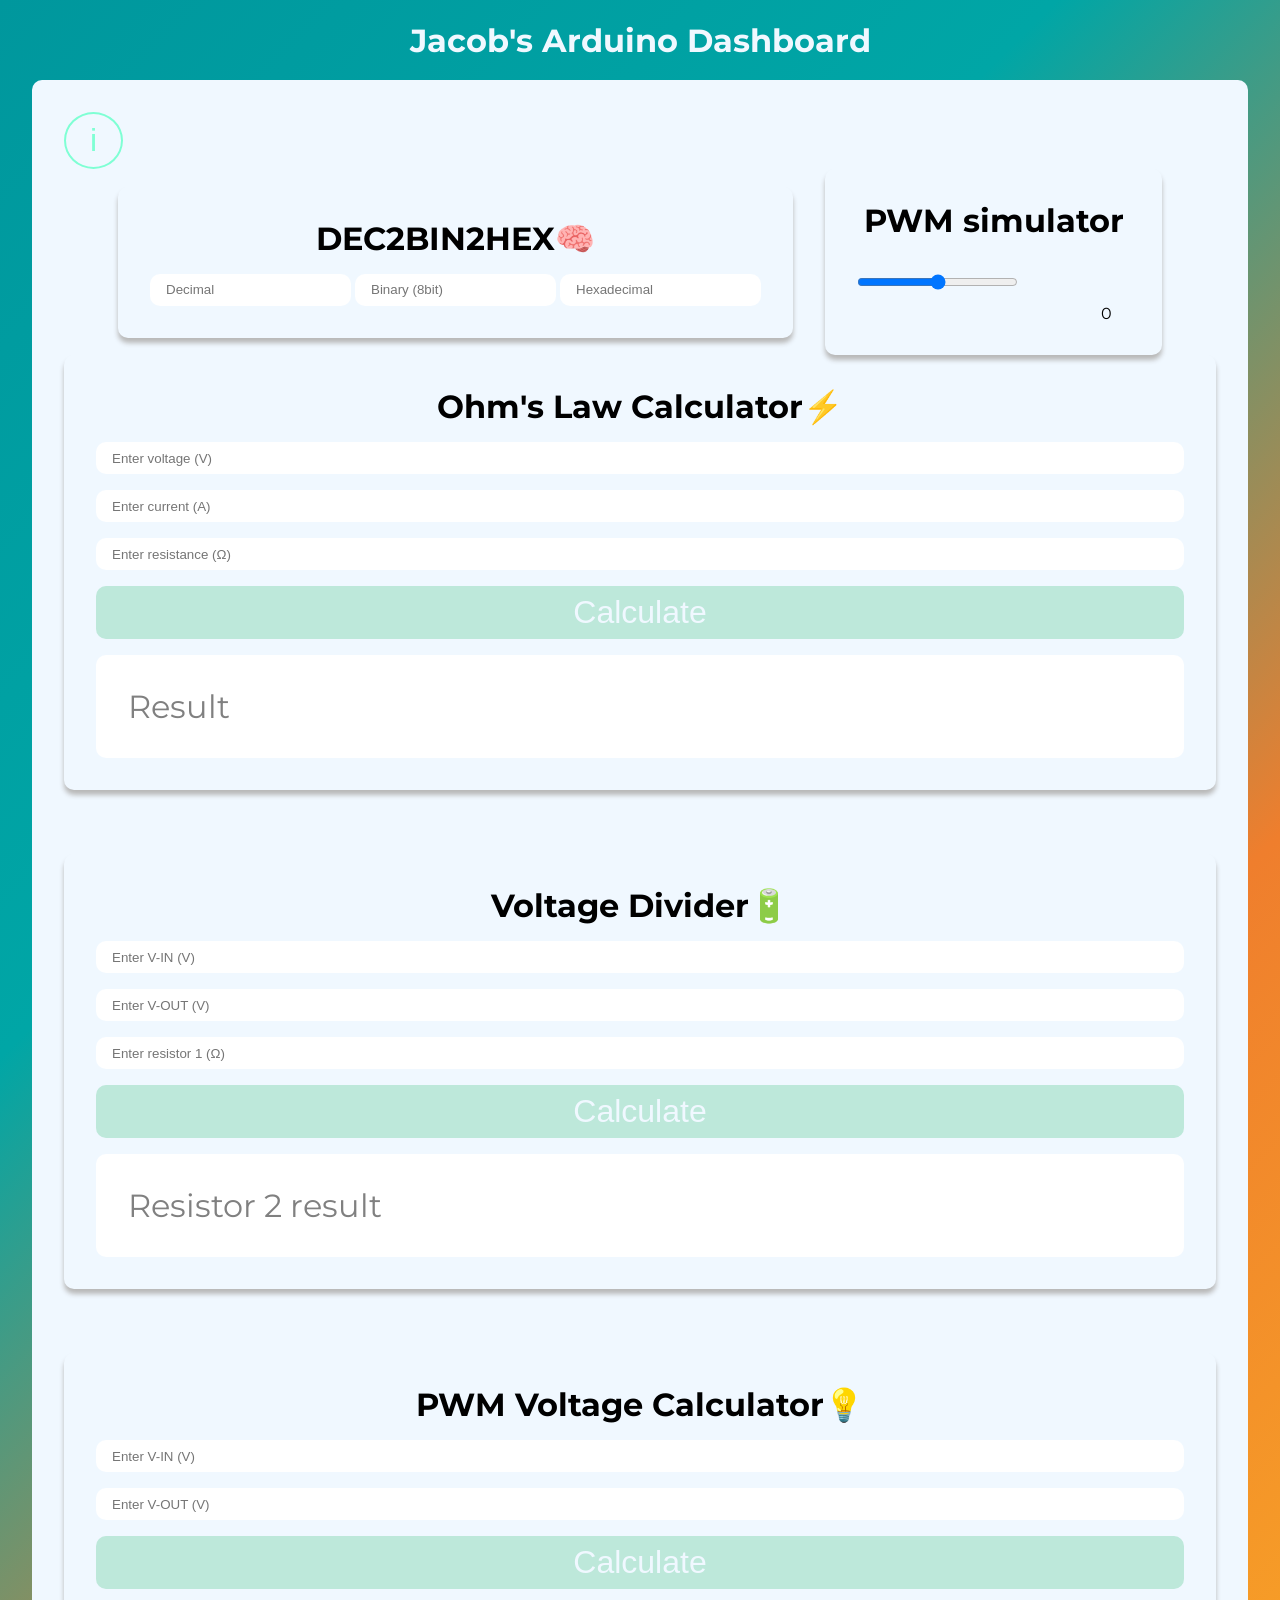
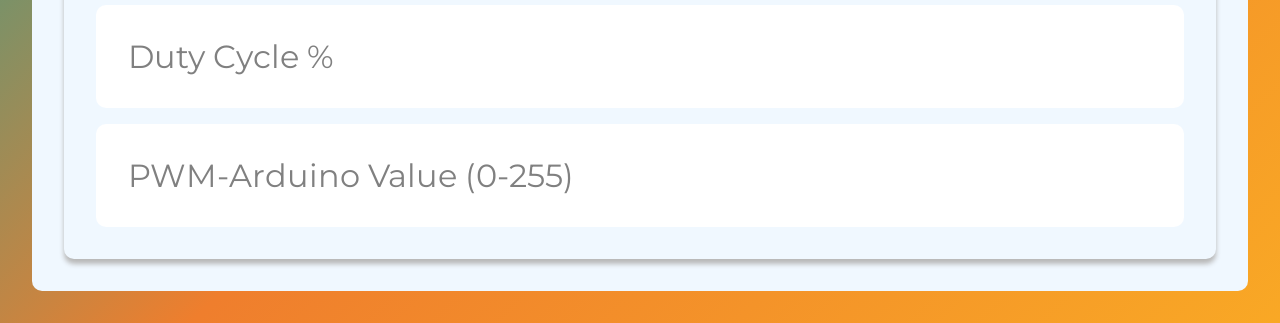
<file: index.html>
<!DOCTYPE html>
<html lang="en">

<head>
    <meta charset="UTF-8">
    <meta name="viewport" content="width=device-width, initial-scale=1.0">
    <title>Arduino Dashboard</title>
    <link rel="stylesheet" href="css/index.css">
</head>

<body>
    <div class="header">
        <script>
            fetch("Header.html")
                .then(response => response.text())
                .then(data => {
                    document.querySelector(".header").innerHTML = data;
                })
                .catch(error => console.error("Error loading header:", error));
        </script>
    </div>
    <div class="main-container">
        <button id="infoBtn" >i</button>
        <script>
            const info = document.getElementById("infoBtn");
            info.addEventListener("click",function() {
                alert("Press on the Menu Item titles to clear the inputs.");
            });
        </script>
        <div class="group-row" id="mini-cards">
            <div class="card" id="binhexdec-div">
                <h1>DEC2BIN2HEX🧠</h1>
                <div class="space"></div>
                <input type="text" id="decimal-in" class="input-field" placeholder="Decimal">
                <input type="text" id="bin-in" class="input-field" placeholder="Binary (8bit)">
                <input type="text" id="hex-in" class="input-field" placeholder="Hexadecimal">
            </div>
            <div class="card" id="pwmSim-div">
                <h1>PWM simulator</h1>
                <div class="group-row">
                    <input type="range" min="0" max="255" id="ledSlider" class="input-field">
                    <div class="break"></div>
                    <div class="group-col">
                        <div class="bright-show"></div>
                        <div id="arduino-val">0</div>
                    </div>
                </div>
                <script>
                    const res = document.getElementById("arduino-val");
                    const slider = document.getElementById("ledSlider");
                    slider.addEventListener("input",function () {
                        var num = Number(slider.value);
                        res.textContent = num;
                    });
                </script>
            </div>
        </div>
        <div class="ohms-container card">
            <div class="group-col">
                <a id="resetVector" href="#"><h1>Ohm's Law Calculator⚡</h1></a>
                <input class="input-field" id="voltage" type="number" placeholder="Enter voltage (V)">
                <input class="input-field" id="current" type="number" placeholder="Enter current (A)">
                <input class="input-field" id="resistance" type="number" placeholder="Enter resistance (Ω)">
                <button id="ohms-calc-btn" >Calculate</button>
                <label id="ohms-result" class="resultLabel" for="">Result</label>
            </div>
        </div>
        <div class="break"></div>
        <div class="card">
            <div class="group-col">
                <a id="voltageReset" href="#voltageReset"><h1>Voltage Divider🔋</h1></a>
                <input required class="input-field" id="vd-in" type="number" placeholder="Enter V-IN (V)">
                <input required class="input-field" id="vd-out" type="number" placeholder="Enter V-OUT (V)">
                <input required class="input-field" id="vd-resistance" type="number" placeholder="Enter resistor 1 (Ω)">
                <button id="vd-calc">Calculate</button>
                <label id="resistorLabel" class="resultLabel" for="">Resistor 2 result</label>
            </div>
        </div>
        <div class="break"></div>
        <div class="card">
            <div class="group-col">
                <a id="pwm-reset" href="#pwm-reset"><h1>PWM Voltage Calculator💡</h1></a>
                <input class="input-field" id="pwm-v-in" type="number" placeholder="Enter V-IN (V)">
                <input class="input-field" id="pwm-v-out" type="number" placeholder="Enter V-OUT (V)">
                <button id="pwm-calc" >Calculate</button>
                <label id="duty-cycle-result" class="resultLabel" for="">Duty Cycle %</label>
                <label id="pwm-arduino-value" class="resultLabel" for="">PWM-Arduino Value (0-255)</label>
            </div>
        </div>
    </div>
    <script src="JS/ohmsCalculator.js"></script>
    <script src="JS/voltageDivider.js"></script>
    <script src="JS/pwmCalculator.js"></script>
    <script src="JS/conversions.js"></script>
</body>

</html>
</file>
<file: css/index.css>
* {
    margin: 0;
    padding: 0;
}

body {
    font-family: var(--main-font);
    background: var(--background);
    background-repeat: no-repeat;
}

.main-container {
    min-height: 100vh;
    background-color: aliceblue;
    border: none;
    border-radius: 10px;
    padding: 2rem;
    margin: 0 2rem 2rem 2rem;
}

#infoBtn {
    background-color: transparent;
    border-radius: 50%;
    padding-left: 1.5rem;
    padding-right: 1.5rem;
    color: aquamarine;
    border: 2px solid aquamarine;
}

#infoBtn:hover {
    color: aliceblue;
    background-color: aquamarine;
}

.group-col {
    display: flex;
    gap: 1rem;
    flex-direction: column;
}

.space {
    width: 3rem;
}

#logo {
    width: 3rem;
    height: auto;
}

.group-row {
    display: flex;
    gap: 2rem;
    flex-direction: row;
    justify-content: center;
    align-items: center;
}

.bright-off {
    width: 3rem;
    height: 3rem;
    border-radius: 50%;
    background-color: grey;
}

.bright-show {
    width: 3rem;
    height: 3rem;
    border-radius: 50%;
    background-color: yellow;
    opacity: 0;
}

.input-field {
    height: 2rem;
    border-radius: 10px;
    border: transparent;
    padding-left: 1rem;
    padding-right: 1rem;
}

button {
    padding: 0.5rem;
    font-size: 2rem;
    color: aliceblue;
    border: none;
    background-color: rgb(189, 232, 218);
    border-radius: 10px;
    transition: all 0.3s ease-in-out;
}

@media (max-width: 1200px) {
    #mini-cards {
        flex-direction: column;
    }
    #binhexdec-div {
        width: 90%;
    }
    #binhexdec-div input {
        margin: 0.5rem;
    }
    #pwmSim-div {
        width: 90%;
    }
}

.break {
    height: 4rem;
}

.space {
    height: 1rem;
}

a {
    text-decoration: none;
    color: black;
}

button:hover {
    cursor: pointer;
    transform: scale(1.03);
    background-color: aquamarine;
}

.resultLabel {
    color: gray;
    text-align: left;
    padding: 2rem;
    font-size: 2rem;
    border-radius: 10px;
    background-color: rgb(255, 255, 255);
}

.card {
    text-align: center;
    width: auto;
    height: auto;
    padding: 2rem;
    border-radius: 10px;
    box-shadow: 0 5px 5px rgb(184, 184, 184);
    transition: all 0.3s ease-in-out;
}

.card:hover {
    transform: scale(1.02);
}
</file>
